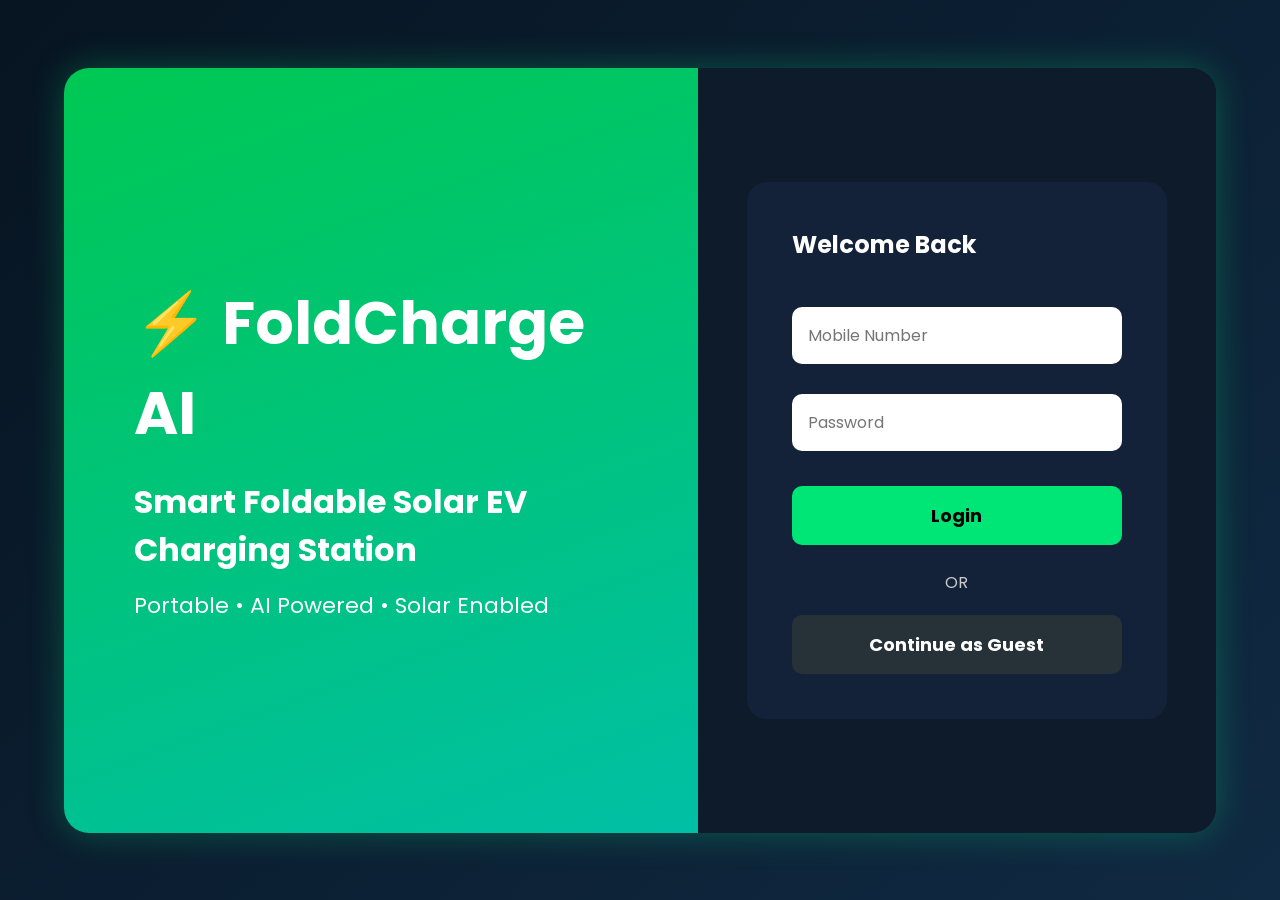
<file: templates/login.html>
<!DOCTYPE html>
<html lang="en">
<head>

<meta charset="UTF-8">
<meta name="viewport" content="width=device-width, initial-scale=1.0">

<title>FoldCharge AI</title>

<link rel="stylesheet" href="/static/css/login.css">

<link href="https://fonts.googleapis.com/css2?family=Poppins:wght@300;400;500;600;700&display=swap" rel="stylesheet">

<link rel="stylesheet"
href="https://cdnjs.cloudflare.com/ajax/libs/font-awesome/6.6.0/css/all.min.css">

</head>

<body>

<div class="login-container">

<div class="left">

<h1>⚡ FoldCharge AI</h1>

<h2>Smart Foldable Solar EV Charging Station</h2>

<p>
Portable • AI Powered • Solar Enabled
</p>

</div>

<div class="right">

<div class="login-box">

<h2>Welcome Back</h2>

<input
type="text"
placeholder="Mobile Number">

<input
type="password"
placeholder="Password">

<button onclick="window.location.href='/dashboard'">

Login

</button>

<div class="divider">

OR

</div>

<button class="guest">

Continue as Guest

</button>

</div>

</div>

</div>

</body>
</html>
</file>
<file: static/css/login.css>
*{
margin:0;
padding:0;
box-sizing:border-box;
font-family:Poppins,sans-serif;
}

body{

height:100vh;

background:linear-gradient(135deg,#071421,#102a43);

display:flex;

justify-content:center;

align-items:center;

overflow:hidden;

}

.login-container{

width:90%;

height:85vh;

display:flex;

border-radius:25px;

overflow:hidden;

box-shadow:0 0 35px rgba(0,255,136,.25);

}

.left{

width:55%;

background:linear-gradient(160deg,#00c853,#00bfa5);

display:flex;

flex-direction:column;

justify-content:center;

padding:70px;

color:white;

}

.left h1{

font-size:60px;

margin-bottom:20px;

}

.left h2{

font-size:32px;

margin-bottom:15px;

}

.left p{

font-size:22px;

}

.right{

width:45%;

display:flex;

justify-content:center;

align-items:center;

background:#0d1b2a;

}

.login-box{

width:420px;

padding:45px;

background:#132238;

border-radius:20px;

}

.login-box h2{

color:white;

margin-bottom:30px;

}

.login-box input{

width:100%;

padding:16px;

margin:15px 0;

border:none;

outline:none;

border-radius:10px;

font-size:16px;

}

.login-box button{

width:100%;

padding:16px;

border:none;

margin-top:20px;

border-radius:10px;

background:#00e676;

font-size:18px;

font-weight:bold;

cursor:pointer;

}

.guest{

background:#263238!important;

color:white;

}

.divider{

text-align:center;

margin-top:25px;

color:#ccc;

}
</file>
